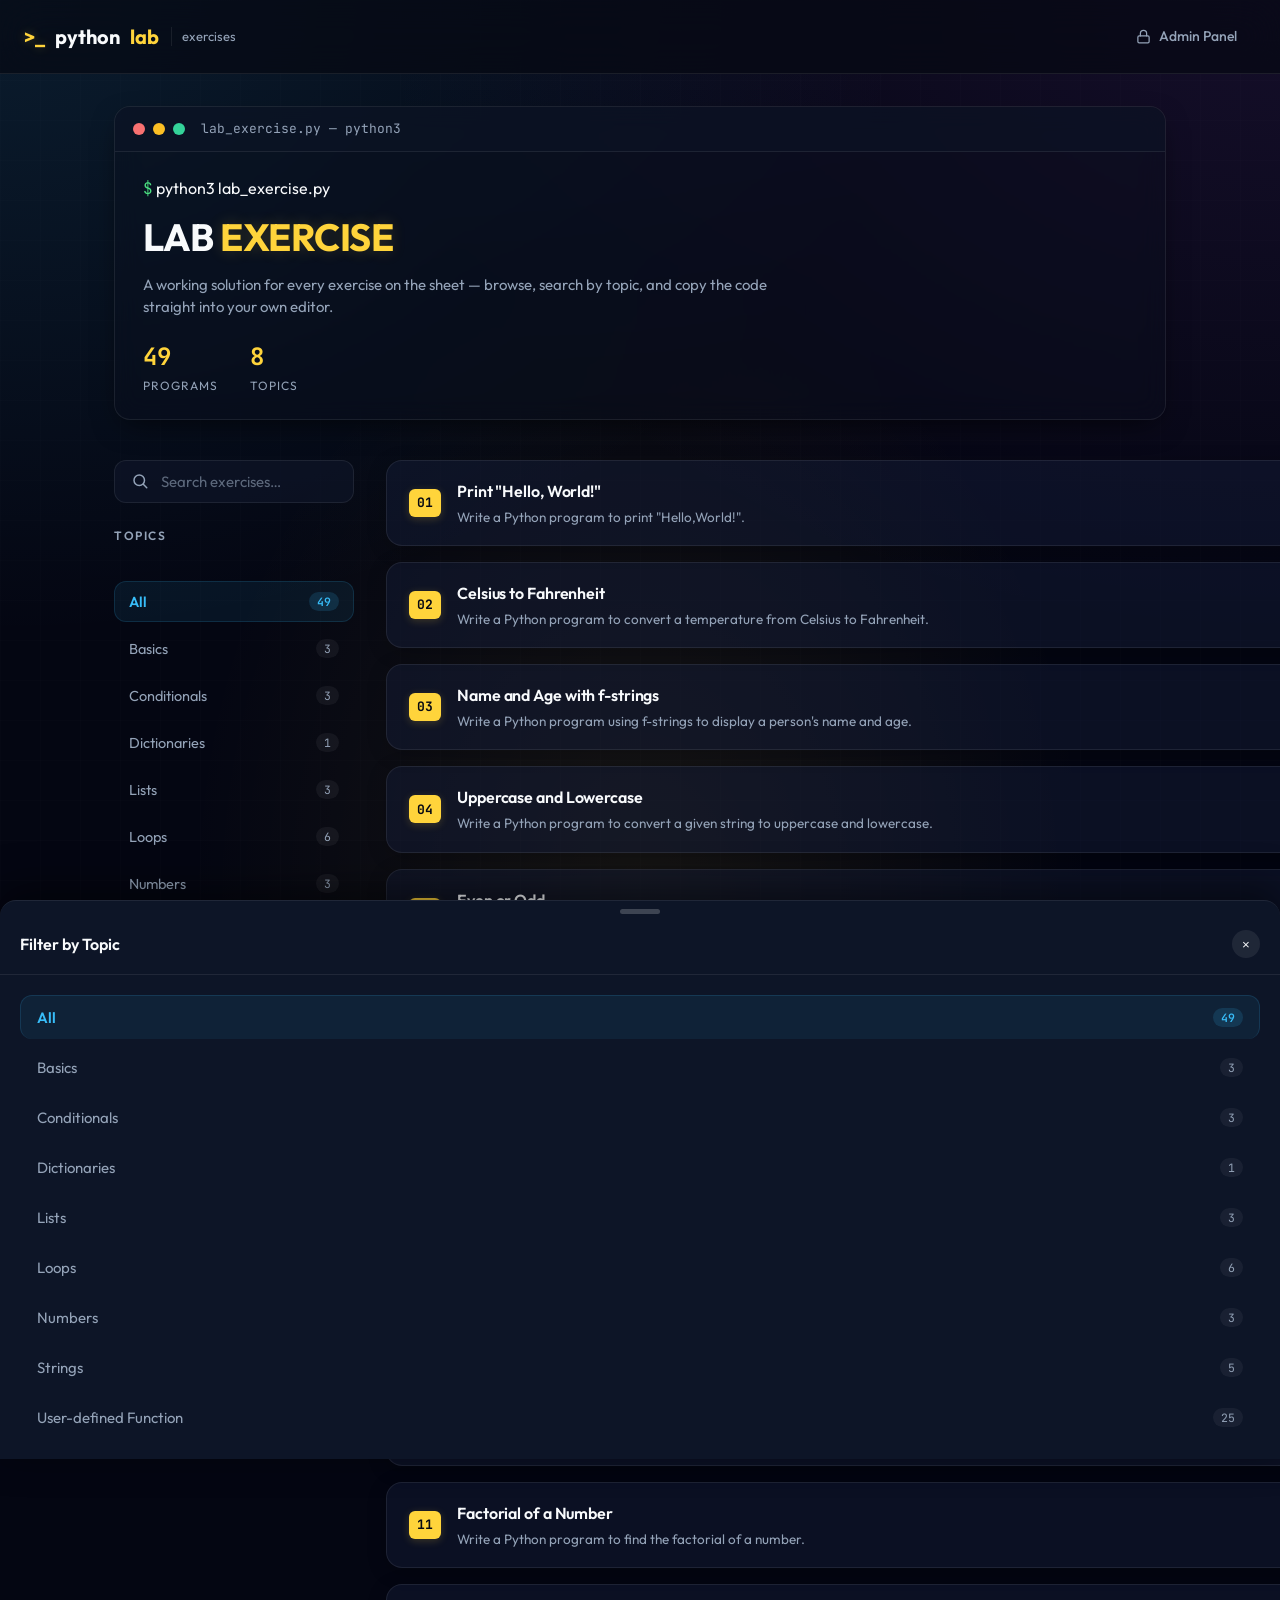
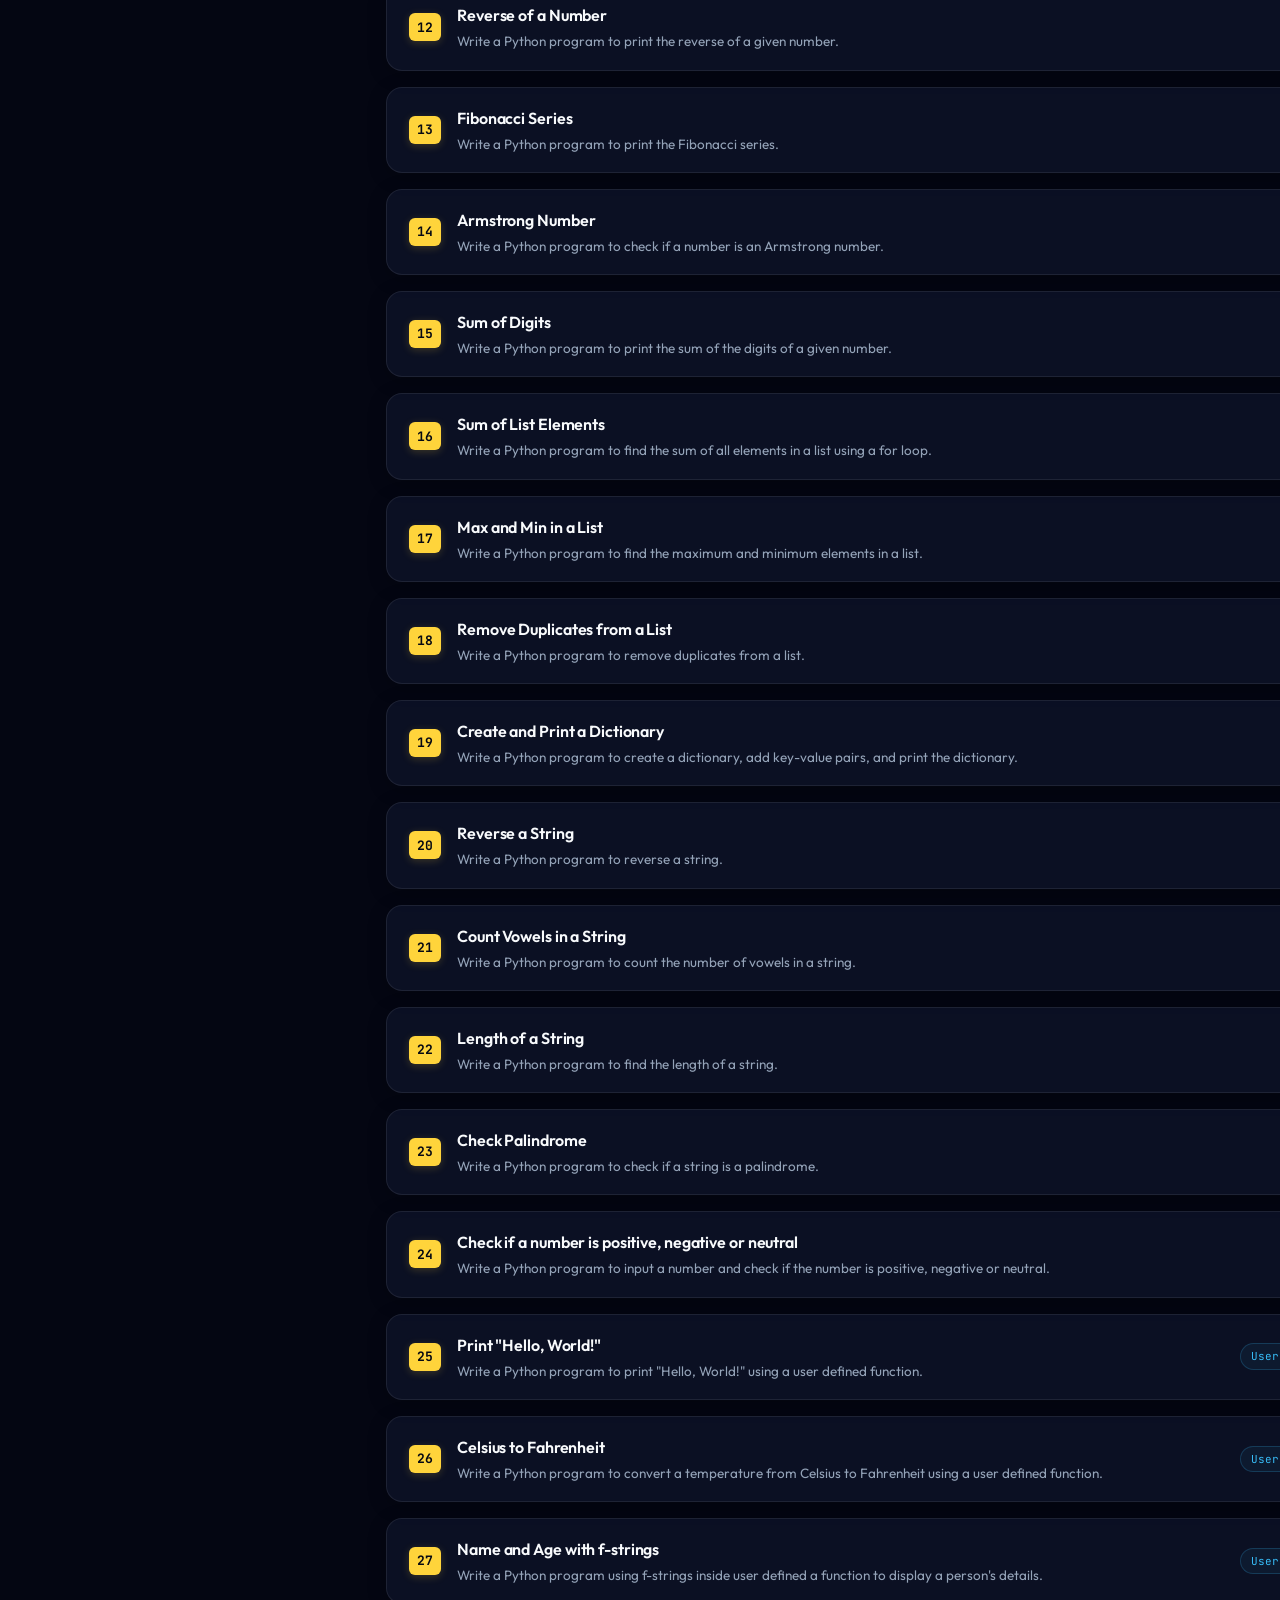
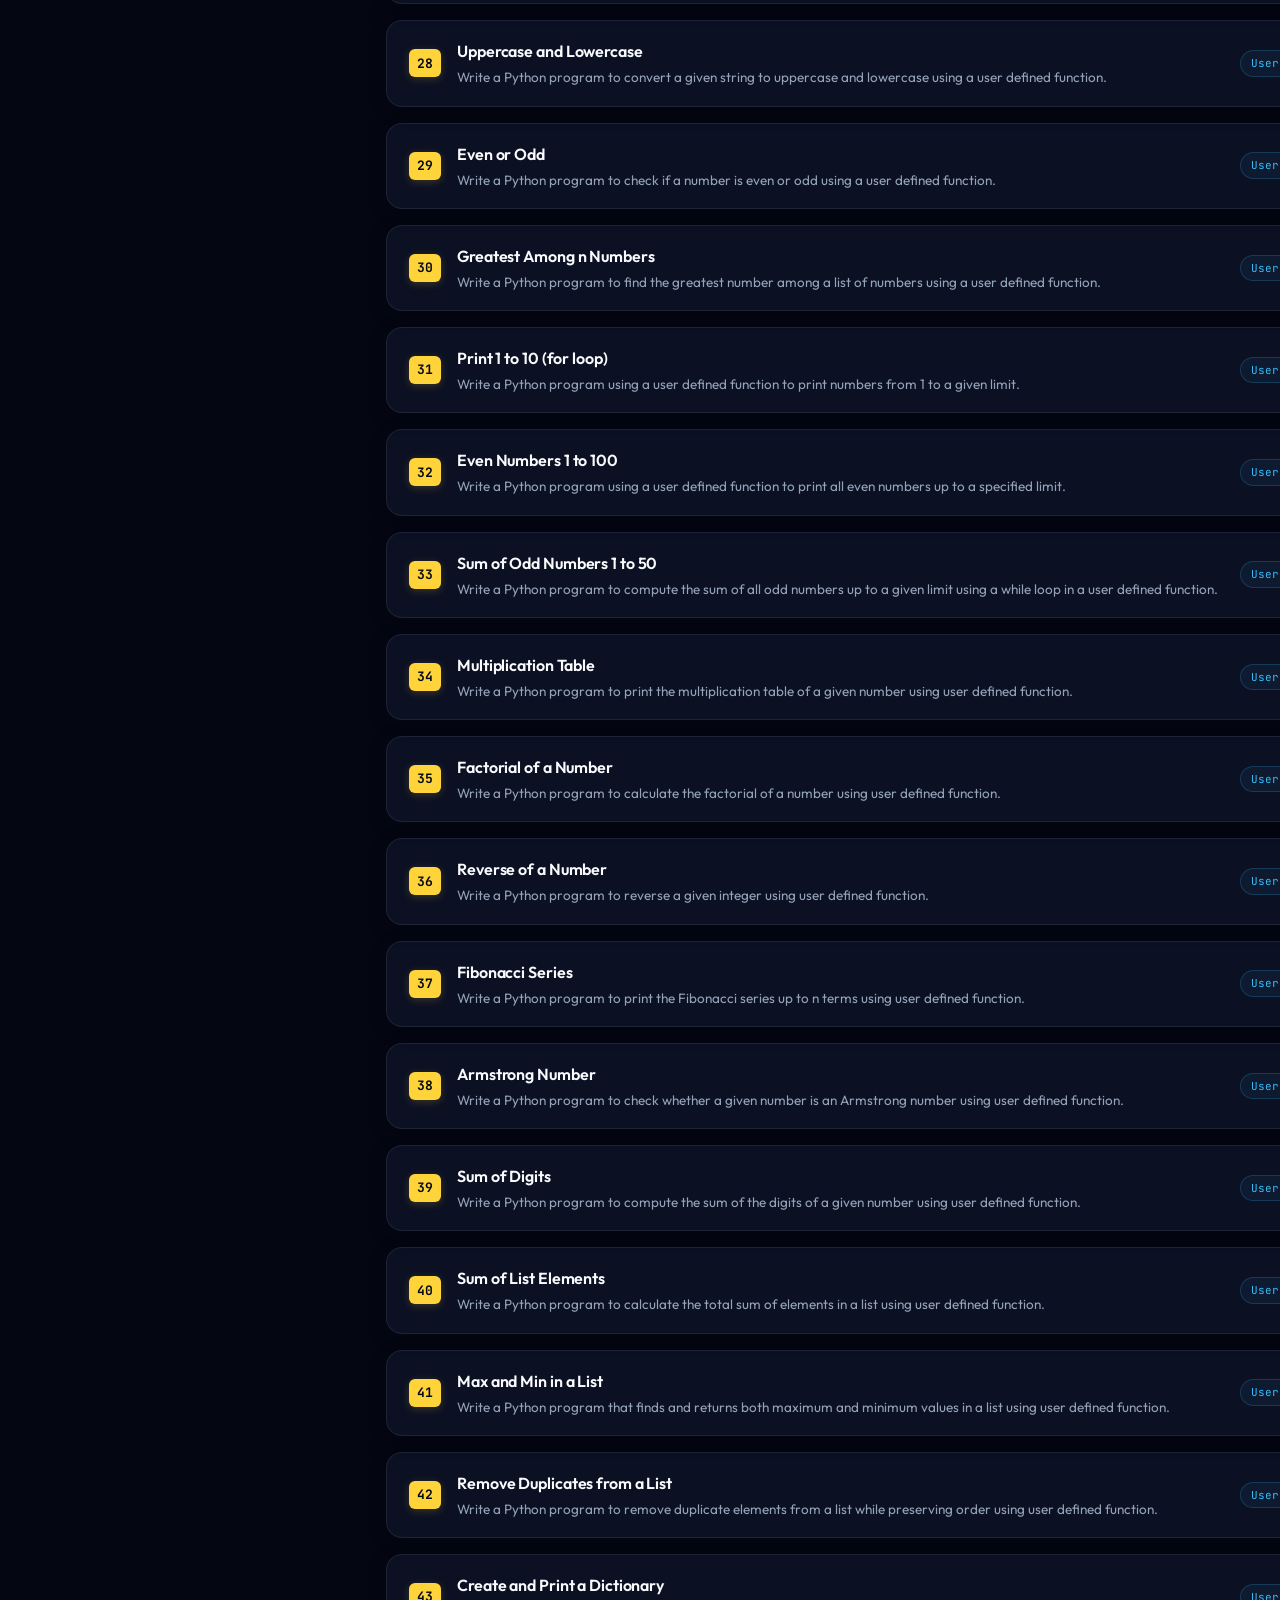
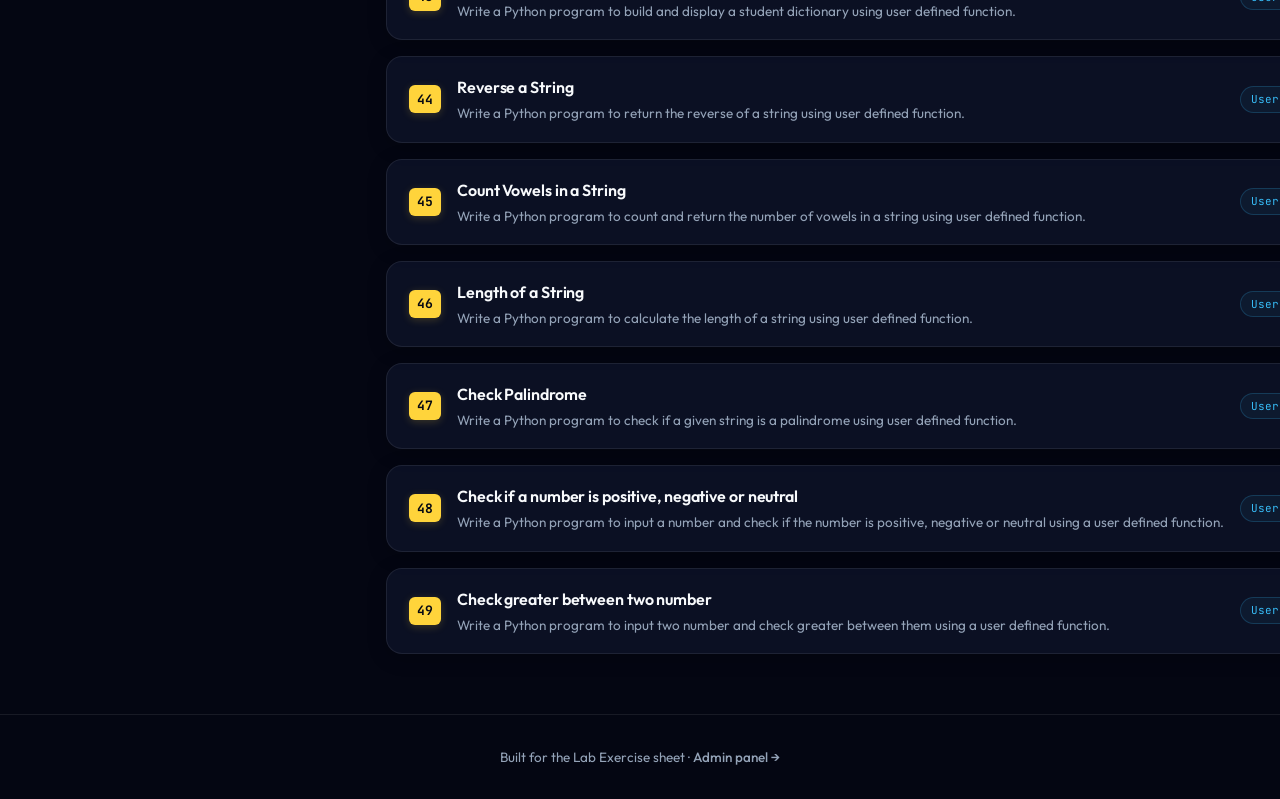
<file: index.html>
<!DOCTYPE html>
<html lang="en">
<head>
<meta charset="UTF-8">
<meta name="viewport" content="width=device-width, initial-scale=1.0, viewport-fit=cover">
<title>Python Lab Exercises</title>
<meta name="description" content="A collection of Python lab exercises with runnable solutions.">
<link rel="preconnect" href="https://fonts.googleapis.com">
<link rel="preconnect" href="https://fonts.gstatic.com" crossorigin>
<link href="https://fonts.googleapis.com/css2?family=Outfit:wght@400;500;600;700&family=Inter:wght@400;500;600;700&family=JetBrains+Mono:wght@400;500;700&display=swap" rel="stylesheet">
<link rel="stylesheet" href="style.css?v=2">
</head>
<body>

<header class="topbar">
  <a class="brand" href="index.html"><span class="dot">&gt;_</span> python<span style="color:var(--accent)">lab</span><span class="brand-sub">exercises</span></a>
  <div class="topbar-links">
    <a class="btn btn-ghost" href="admin.html">
      <svg width="15" height="15" viewBox="0 0 24 24" fill="none" stroke="currentColor" stroke-width="2" stroke-linecap="round" stroke-linejoin="round">
        <rect x="3" y="11" width="18" height="11" rx="2" ry="2"></rect>
        <path d="M7 11V7a5 5 0 0 1 10 0v4"></path>
      </svg>
      Admin Panel
    </a>
  </div>
</header>

<section class="hero">
  <div class="terminal">
    <div class="terminal-bar">
      <span class="tdot red"></span><span class="tdot yellow"></span><span class="tdot green"></span>
      <span class="terminal-path">lab_exercise.py — python3</span>
    </div>
    <div class="terminal-body">
      <div><span class="prompt">$</span> python3 lab_exercise.py</div>
      <h1>LAB <span class="py">EXERCISE</span></h1>
      <p class="lead">A working solution for every exercise on the sheet — browse, search by topic, and copy the code straight into your own editor.</p>
      <div class="stats-row">
        <div class="stat"><span class="num" id="statTotal">0</span><span class="label">Programs</span></div>
        <div class="stat"><span class="num" id="statCats">0</span><span class="label">Topics</span></div>
      </div>
    </div>
  </div>
</section>

<main class="layout">
  <aside class="sidebar">
    <div class="search-box">
      <svg width="18" height="18" viewBox="0 0 24 24" fill="none" stroke="currentColor" stroke-width="2" stroke-linecap="round" stroke-linejoin="round"><circle cx="11" cy="11" r="7"/><path d="M21 21l-4.3-4.3"/></svg>
      <input id="searchInput" type="text" placeholder="Search exercises…">
      <button id="clearSearchBtn" class="clear-btn" style="display:none;" aria-label="Clear search">×</button>
    </div>
    <div class="filter-title">Topics</div>
    <ul class="filter-list" id="filterList"></ul>
  </aside>

  <section class="programs" id="programList"></section>
</main>

<footer>
  Built for the Lab Exercise sheet · <a class="admin-link" href="admin.html">Admin panel →</a>
</footer>

<!-- Bottom Navigation Bar for Mobile -->
<nav class="bottom-nav">
  <button class="bottom-nav-item active" id="navHomeBtn">
    <svg viewBox="0 0 24 24" fill="none" stroke="currentColor" stroke-width="2" stroke-linecap="round" stroke-linejoin="round">
      <polyline points="4 17 10 11 4 5"></polyline>
      <line x1="12" y1="19" x2="20" y2="19"></line>
    </svg>
    <span>Exercises</span>
  </button>
  <button class="bottom-nav-item" id="navTopicsBtn">
    <svg viewBox="0 0 24 24" fill="none" stroke="currentColor" stroke-width="2" stroke-linecap="round" stroke-linejoin="round">
      <rect x="3" y="3" width="7" height="7"></rect>
      <rect x="14" y="3" width="7" height="7"></rect>
      <rect x="14" y="14" width="7" height="7"></rect>
      <rect x="3" y="14" width="7" height="7"></rect>
    </svg>
    <span>Topics</span>
  </button>
  <a class="bottom-nav-item" href="admin.html">
    <svg viewBox="0 0 24 24" fill="none" stroke="currentColor" stroke-width="2" stroke-linecap="round" stroke-linejoin="round">
      <rect x="3" y="11" width="18" height="11" rx="2" ry="2"></rect>
      <path d="M7 11V7a5 5 0 0 1 10 0v4"></path>
    </svg>
    <span>Admin</span>
  </a>
</nav>

<!-- Topics Bottom Sheet Modal for Mobile -->
<div class="bottom-sheet-overlay" id="topicsSheetOverlay"></div>
<div class="bottom-sheet" id="topicsSheet">
  <div class="bottom-sheet-drag-handle"></div>
  <div class="bottom-sheet-header">
    <span class="bottom-sheet-title">Filter by Topic</span>
    <button class="bottom-sheet-close" id="closeTopicsBtn" aria-label="Close">×</button>
  </div>
  <div class="bottom-sheet-body">
    <ul class="filter-list" id="filterListMobile"></ul>
  </div>
</div>

<script src="data.js?v=2"></script>
<script src="common.js?v=2"></script>
<script src="script.js?v=2"></script>
</body>
</html>
</file>
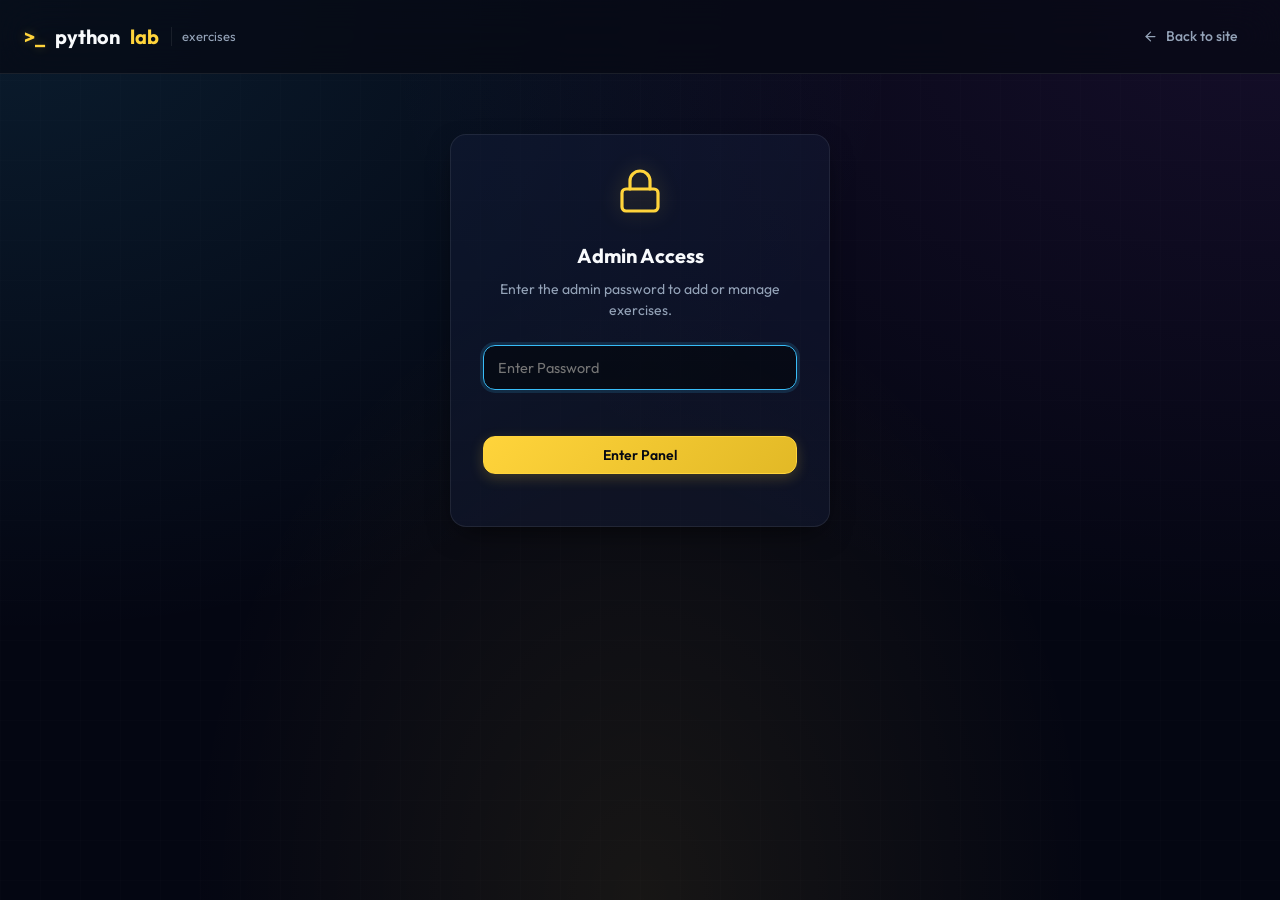
<file: admin.html>
<!DOCTYPE html>
<html lang="en">
<head>
<meta charset="UTF-8">
<meta name="viewport" content="width=device-width, initial-scale=1.0, viewport-fit=cover">
<title>Admin · Python Lab Exercises</title>
<link rel="preconnect" href="https://fonts.googleapis.com">
<link rel="preconnect" href="https://fonts.gstatic.com" crossorigin>
<link href="https://fonts.googleapis.com/css2?family=Outfit:wght@400;500;600;700&family=Inter:wght@400;500;600;700&family=JetBrains+Mono:wght@400;500;700&display=swap" rel="stylesheet">
<link rel="stylesheet" href="style.css?v=2">
</head>
<body>

<header class="topbar">
  <a class="brand" href="index.html"><span class="dot">&gt;_</span> python<span style="color:var(--accent)">lab</span><span class="brand-sub">exercises</span></a>
  <div class="topbar-links">
    <a class="btn btn-ghost" href="index.html">
      <svg width="15" height="15" viewBox="0 0 24 24" fill="none" stroke="currentColor" stroke-width="2" stroke-linecap="round" stroke-linejoin="round">
        <line x1="19" y1="12" x2="5" y2="12"></line>
        <polyline points="12 19 5 12 12 5"></polyline>
      </svg>
      Back to site
    </a>
    <button class="btn btn-ghost" id="logoutBtn" style="display:none">Log out</button>
  </div>
</header>

<!-- LOGIN -->
<div id="loginView" class="login-box" style="display:none">
  <svg class="lock" viewBox="0 0 24 24" fill="none" stroke="currentColor" stroke-width="1.6" stroke-linecap="round" stroke-linejoin="round">
    <rect x="3" y="11" width="18" height="11" rx="2" ry="2"></rect>
    <path d="M7 11V7a5 5 0 0 1 10 0v4"></path>
  </svg>
  <h1>Admin Access</h1>
  <p>Enter the admin password to add or manage exercises.</p>
  <form id="loginForm" class="field">
    <input type="password" id="passwordInput" placeholder="Enter Password" autofocus>
    <div class="login-error" id="loginError"></div>
    <button class="btn btn-primary" style="width:100%; justify-content:center; margin-top:16px;" type="submit">Enter Panel</button>
  </form>
</div>

<!-- PANEL -->
<div id="panelView" class="admin-wrap" style="display:none">
  <div class="admin-header">
    <h1>Manage Exercises</h1>
    <p><span id="countBuiltin">0</span> built-in · <span id="countCustom">0</span> added by you</p>
  </div>

  <div class="panel">
    <h2 id="formTitle">Add a new program</h2>
    <form id="programForm">
      <div class="field">
        <label for="fTitle">Title</label>
        <input type="text" id="fTitle" placeholder="e.g. Check if a number is prime" required>
      </div>
      <div class="field">
        <label for="fDesc">Exercise description</label>
        <input type="text" id="fDesc" placeholder="e.g. Write a Python program to check if a number is prime." required>
      </div>
      <div class="field">
        <label for="fCategory">Topic</label>
        <select id="fCategory"></select>
        <div id="newCategoryWrap" style="display:none; margin-top:8px;">
          <input type="text" id="fNewCategory" placeholder="New topic name">
        </div>
      </div>
      <div class="field">
        <label for="fCode">Solution code</label>
        <textarea id="fCode" placeholder="print(&quot;Hello, World!&quot;)" required spellcheck="false"></textarea>
        <div class="field-hint">Paste the full Python solution exactly as it should appear on the site.</div>
      </div>
      <div style="display:flex; gap:10px;">
        <button class="btn btn-primary" id="submitBtn" type="submit">Add program</button>
        <button class="btn btn-ghost" id="cancelEdit" type="button" style="display:none">Cancel</button>
      </div>
    </form>
  </div>

  <div class="panel">
    <h2>All exercises</h2>
    <div class="admin-list" id="adminList"></div>
  </div>

  <div class="panel">
    <h2>Make additions permanent</h2>
    <p class="field-hint">Programs you add are saved only in this browser's local storage. To publish them to the live site for everyone, export them and add the contents into <code>DEFAULT_PROGRAMS</code> in <code>data.js</code>, then redeploy.</p>
    <div style="display:flex; gap:10px; margin-top:16px; flex-wrap: wrap;">
      <button class="btn" id="exportBtn" type="button">Export added programs (.json)</button>
      <label class="btn" style="cursor:pointer;">
        Import .json
        <input type="file" id="importInput" accept="application/json" style="display:none">
      </label>
    </div>
    <div class="helper-note">Importing merges programs from a file into this browser's saved list — handy for moving your work to another computer.</div>
  </div>
</div>

<!-- Bottom Navigation Bar for Mobile -->
<nav class="bottom-nav">
  <a class="bottom-nav-item" href="index.html">
    <svg viewBox="0 0 24 24" fill="none" stroke="currentColor" stroke-width="2" stroke-linecap="round" stroke-linejoin="round">
      <polyline points="4 17 10 11 4 5"></polyline>
      <line x1="12" y1="19" x2="20" y2="19"></line>
    </svg>
    <span>Exercises</span>
  </a>
  <a class="bottom-nav-item" href="index.html?openTopics=true">
    <svg viewBox="0 0 24 24" fill="none" stroke="currentColor" stroke-width="2" stroke-linecap="round" stroke-linejoin="round">
      <rect x="3" y="3" width="7" height="7"></rect>
      <rect x="14" y="3" width="7" height="7"></rect>
      <rect x="14" y="14" width="7" height="7"></rect>
      <rect x="3" y="14" width="7" height="7"></rect>
    </svg>
    <span>Topics</span>
  </a>
  <button class="bottom-nav-item active" onclick="location.reload()">
    <svg viewBox="0 0 24 24" fill="none" stroke="currentColor" stroke-width="2" stroke-linecap="round" stroke-linejoin="round">
      <rect x="3" y="11" width="18" height="11" rx="2" ry="2"></rect>
      <path d="M7 11V7a5 5 0 0 1 10 0v4"></path>
    </svg>
    <span>Admin</span>
  </button>
</nav>

<script src="data.js?v=2"></script>
<script src="common.js?v=2"></script>
<script src="admin.js?v=2"></script>
</body>
</html>
</file>
<file: style.css>
/* ===========================================================
   Python Lab Exercises — Redesigned Premium Stylesheet
   Modern, Mobile-First App Aesthetic with Neon Glassmorphism
   =========================================================== */

@import url('https://fonts.googleapis.com/css2?family=Outfit:wght@300;400;500;600;700&family=Inter:wght@300;400;500;600;700&family=JetBrains+Mono:wght@400;500;700&display=swap');

:root {
  --bg: #060913;
  --surface: rgba(15, 22, 42, 0.55);
  --surface-solid: #0d1527;
  --surface-card: rgba(20, 30, 58, 0.45);
  --surface-hover: rgba(30, 45, 85, 0.65);
  --surface-active: rgba(40, 60, 110, 0.85);
  --border: rgba(255, 255, 255, 0.08);
  --border-glow: rgba(255, 212, 59, 0.3);
  --border-focus: rgba(56, 189, 248, 0.6);
  --text: #f8fafc;
  --muted: #94a3b8;
  
  /* Brand colors */
  --accent: #FFD43B;     /* Python yellow */
  --accent-glow: rgba(255, 212, 59, 0.3);
  --blue: #38bdf8;       /* Python blue */
  --blue-glow: rgba(56, 189, 248, 0.25);
  --green: #4ade80;
  --red: #f87171;
  
  /* Fonts & Shadows */
  --font-mono: 'JetBrains Mono', monospace;
  --font-sans: 'Outfit', 'Inter', system-ui, -apple-system, sans-serif;
  --radius-lg: 16px;
  --radius-md: 12px;
  --radius-sm: 8px;
  --shadow-lg: 0 10px 30px -10px rgba(0, 0, 0, 0.7);
  --shadow-glow: 0 0 20px rgba(255, 212, 59, 0.15);
  
  --transition: all 0.25s cubic-bezier(0.4, 0, 0.2, 1);
}

* {
  box-sizing: border-box;
  margin: 0;
  padding: 0;
  -webkit-tap-highlight-color: transparent;
}

@media (prefers-reduced-motion: reduce) {
  *, *::before, *::after {
    animation-duration: 0.01ms !important;
    animation-iteration-count: 1 !important;
    transition-duration: 0.01ms !important;
    scroll-behavior: auto !important;
  }
}

html {
  scroll-behavior: smooth;
  height: 100%;
}

body {
  background-color: #040612;
  background-image: 
    radial-gradient(at 0% 0%, rgba(56, 189, 248, 0.12) 0px, transparent 50%),
    radial-gradient(at 100% 0%, rgba(168, 85, 247, 0.1) 0px, transparent 50%),
    radial-gradient(at 50% 100%, rgba(255, 212, 59, 0.08) 0px, transparent 50%),
    linear-gradient(rgba(255, 255, 255, 0.007) 1px, transparent 1px),
    linear-gradient(90deg, rgba(255, 255, 255, 0.007) 1px, transparent 1px);
  background-size: 100% 100%, 100% 100%, 100% 100%, 40px 40px, 40px 40px;
  background-attachment: fixed;
  color: var(--text);
  font-family: var(--font-sans);
  line-height: 1.5;
  min-height: 100%;
  display: flex;
  flex-direction: column;
  overflow-x: hidden;
  padding-bottom: calc(76px + env(safe-area-inset-bottom)); /* Space for bottom nav on mobile */
}

@media (min-width: 768px) {
  body {
    padding-bottom: 0;
  }
}

a {
  color: inherit;
  text-decoration: none;
  transition: var(--transition);
}

/* Custom Scrollbar */
::-webkit-scrollbar {
  width: 8px;
  height: 8px;
}
::-webkit-scrollbar-track {
  background: rgba(0, 0, 0, 0.2);
}
::-webkit-scrollbar-thumb {
  background: rgba(255, 255, 255, 0.1);
  border-radius: 10px;
}
::-webkit-scrollbar-thumb:hover {
  background: rgba(255, 255, 255, 0.2);
}

/* Utilities */
.btn {
  font-family: var(--font-sans);
  font-size: 14px;
  font-weight: 500;
  padding: 9px 18px;
  border-radius: var(--radius-md);
  border: 1px solid var(--border);
  background: rgba(255, 255, 255, 0.03);
  color: var(--text);
  cursor: pointer;
  display: inline-flex;
  align-items: center;
  gap: 8px;
  transition: var(--transition);
  user-select: none;
}
.btn:hover {
  background: rgba(255, 255, 255, 0.08);
  border-color: rgba(255, 255, 255, 0.2);
  transform: translateY(-1px);
}
.btn:active {
  transform: translateY(1px);
}

.btn-primary {
  background: linear-gradient(135deg, var(--accent) 0%, #e2b926 100%);
  color: #060913;
  border-color: var(--accent);
  font-weight: 600;
  box-shadow: 0 4px 14px rgba(255, 212, 59, 0.2);
}
.btn-primary:hover {
  background: linear-gradient(135deg, #ffd752 0%, #cfab24 100%);
  border-color: #ffd752;
  box-shadow: 0 6px 20px rgba(255, 212, 59, 0.35);
}

.btn-danger {
  color: var(--red);
  border-color: rgba(248, 113, 113, 0.2);
}
.btn-danger:hover {
  background: rgba(248, 113, 113, 0.1);
  border-color: var(--red);
}

.btn-ghost {
  background: transparent;
  border-color: transparent;
  color: var(--muted);
}
.btn-ghost:hover {
  color: var(--text);
  background: rgba(255, 255, 255, 0.05);
}

.btn-sm {
  padding: 6px 12px;
  font-size: 13px;
  border-radius: var(--radius-sm);
}

/* ---------- Header & Brand ---------- */
.topbar {
  position: sticky;
  top: 0;
  z-index: 40;
  display: flex;
  align-items: center;
  justify-content: space-between;
  padding: 16px 24px;
  background: rgba(6, 9, 19, 0.7);
  backdrop-filter: blur(20px);
  -webkit-backdrop-filter: blur(20px);
  border-bottom: 1px solid var(--border);
}

.brand {
  display: flex;
  align-items: center;
  gap: 10px;
  font-weight: 700;
  font-size: 20px;
  color: var(--text);
}
.brand .dot {
  color: var(--accent);
  text-shadow: 0 0 10px var(--accent-glow);
}
.brand-sub {
  color: var(--muted);
  font-weight: 400;
  font-size: 13px;
  border-left: 1px solid var(--border);
  padding-left: 10px;
  margin-left: 2px;
}

.topbar-links {
  display: flex;
  align-items: center;
  gap: 12px;
}

@media (max-width: 767px) {
  .topbar-links {
    display: none; /* Hidden on mobile in favor of bottom nav */
  }
}

/* ---------- Hero (Compact & Sleek) ---------- */
.hero {
  padding: 32px 24px 20px;
  max-width: 1100px;
  margin: 0 auto;
  width: 100%;
}

.terminal {
  background: rgba(10, 15, 30, 0.4);
  border: 1px solid var(--border);
  border-radius: var(--radius-lg);
  overflow: hidden;
  box-shadow: var(--shadow-lg);
  backdrop-filter: blur(12px);
  -webkit-backdrop-filter: blur(12px);
}

.terminal-bar {
  display: flex;
  align-items: center;
  gap: 8px;
  padding: 12px 18px;
  background: rgba(13, 21, 39, 0.5);
  border-bottom: 1px solid var(--border);
}

.tdot {
  width: 12px;
  height: 12px;
  border-radius: 50%;
}
.tdot.red { background: #f87171; }
.tdot.yellow { background: #fbbf24; }
.tdot.green { background: #34d399; }

.terminal-path {
  margin-left: 8px;
  font-family: var(--font-mono);
  font-size: 13px;
  color: var(--muted);
}

.terminal-body {
  padding: 24px 28px;
}
.terminal-body .prompt {
  color: var(--green);
  font-family: var(--font-mono);
}
.terminal-body h1 {
  font-size: clamp(26px, 4.5vw, 38px);
  font-weight: 700;
  margin: 8px 0;
  letter-spacing: -0.5px;
}
.terminal-body h1 .py {
  color: var(--accent);
  text-shadow: 0 0 15px rgba(255, 212, 59, 0.2);
}
.terminal-body p.lead {
  color: var(--muted);
  font-size: 15px;
  max-width: 65ch;
  margin-bottom: 20px;
}

.stats-row {
  display: flex;
  gap: 32px;
  margin-top: 16px;
}
.stat {
  display: flex;
  flex-direction: column;
  gap: 2px;
}
.stat .num {
  color: var(--accent);
  font-family: var(--font-mono);
  font-size: 24px;
  font-weight: 700;
}
.stat .label {
  color: var(--muted);
  font-size: 12px;
  text-transform: uppercase;
  letter-spacing: 1px;
}

@media (max-width: 767px) {
  .hero {
    padding: 16px 16px 10px;
  }
  .terminal-body {
    padding: 18px 20px;
  }
  .terminal-body h1 {
    font-size: 24px;
  }
  .terminal-body p.lead {
    font-size: 13.5px;
  }
}

/* ---------- Main Layout ---------- */
.layout {
  max-width: 1100px;
  margin: 0 auto;
  padding: 20px 24px 60px;
  width: 100%;
  display: grid;
  grid-template-columns: 240px 1fr;
  gap: 32px;
  flex-grow: 1;
}

/* Desktop Sidebar */
.sidebar {
  align-self: start;
  position: sticky;
  top: 100px;
  display: flex;
  flex-direction: column;
  gap: 24px;
}

.desktop-search-container {
  display: block;
}

/* Modern Search Box */
.search-box {
  display: flex;
  align-items: center;
  gap: 12px;
  background: rgba(15, 23, 42, 0.6);
  border: 1px solid var(--border);
  border-radius: var(--radius-md);
  padding: 11px 16px;
  position: relative;
  transition: var(--transition);
}
.search-box:focus-within {
  border-color: var(--blue);
  box-shadow: 0 0 0 3px rgba(56, 189, 248, 0.15);
  background: rgba(15, 23, 42, 0.85);
}
.search-box svg {
  color: var(--muted);
  flex-shrink: 0;
  transition: var(--transition);
}
.search-box:focus-within svg {
  color: var(--blue);
}
.search-box input {
  background: transparent;
  border: none;
  color: var(--text);
  font-family: var(--font-sans);
  font-size: 15px;
  width: 100%;
  padding-right: 24px;
}
.search-box input:focus {
  outline: none;
}
.search-box input::placeholder {
  color: rgba(148, 163, 184, 0.6);
}

.clear-btn {
  background: rgba(255, 255, 255, 0.08);
  border: none;
  color: var(--muted);
  font-size: 16px;
  cursor: pointer;
  width: 20px;
  height: 20px;
  border-radius: 50%;
  display: inline-flex;
  align-items: center;
  justify-content: center;
  position: absolute;
  right: 12px;
  top: 50%;
  transform: translateY(-50%);
  transition: var(--transition);
}
.clear-btn:hover {
  color: var(--text);
  background: rgba(255, 255, 255, 0.2);
}

.filter-title {
  font-size: 12px;
  text-transform: uppercase;
  letter-spacing: 1.5px;
  color: var(--muted);
  font-weight: 600;
  margin-bottom: 12px;
}

.filter-list {
  list-style: none;
  display: flex;
  flex-direction: column;
  gap: 6px;
}
.filter-list button {
  width: 100%;
  text-align: left;
  background: transparent;
  border: 1px solid transparent;
  color: var(--muted);
  font-family: var(--font-sans);
  font-size: 14.5px;
  padding: 10px 14px;
  border-radius: var(--radius-md);
  cursor: pointer;
  display: flex;
  justify-content: space-between;
  align-items: center;
  transition: var(--transition);
}
.filter-list button:hover {
  background: rgba(255, 255, 255, 0.04);
  color: var(--text);
}
.filter-list button.active {
  background: rgba(56, 189, 248, 0.08);
  border-color: rgba(56, 189, 248, 0.15);
  color: var(--blue);
  font-weight: 600;
}
.filter-list button .count {
  background: rgba(255, 255, 255, 0.05);
  color: var(--muted);
  font-size: 11.5px;
  padding: 2px 8px;
  border-radius: 20px;
  font-family: var(--font-mono);
  transition: var(--transition);
}
.filter-list button.active .count {
  background: rgba(56, 189, 248, 0.15);
  color: var(--blue);
}

/* Tablet layout — keep the sidebar but give it less room */
@media (min-width: 768px) and (max-width: 1024px) {
  .layout {
    grid-template-columns: 200px 1fr;
    gap: 20px;
    padding: 20px 20px 60px;
  }
}

/* Mobile responsive layout */
@media (max-width: 767px) {
  .layout {
    grid-template-columns: 1fr;
    padding: 12px 16px 40px;
    gap: 16px;
  }
  .sidebar {
    display: none; /* Hide desktop sidebar */
  }
}

/* Small phones — tighten up header, hero and card copy further */
@media (max-width: 380px) {
  .topbar {
    padding: 12px 14px;
  }
  .brand {
    font-size: 17px;
    gap: 8px;
  }
  .brand-sub {
    font-size: 11px;
    padding-left: 8px;
  }
  .hero {
    padding: 12px 12px 8px;
  }
  .terminal-body {
    padding: 14px 16px;
  }
  .terminal-body h1 {
    font-size: 21px;
  }
  .stats-row {
    gap: 20px;
  }
  .card-tag {
    margin-left: 0;
  }
}

/* ---------- Exercises Cards List ---------- */
.programs {
  display: flex;
  flex-direction: column;
  gap: 16px;
}

.empty-state {
  border: 1px dashed var(--border);
  border-radius: var(--radius-lg);
  padding: 48px 24px;
  text-align: center;
  color: var(--muted);
  background: rgba(255, 255, 255, 0.01);
}

.card {
  background: var(--surface-card);
  border: 1px solid var(--border);
  border-radius: var(--radius-lg);
  overflow: hidden;
  transition: var(--transition);
  box-shadow: 0 4px 20px rgba(0, 0, 0, 0.2);
}
.card:hover {
  border-color: rgba(56, 189, 248, 0.35);
  box-shadow: 0 8px 30px rgba(0, 0, 0, 0.35);
  transform: translateY(-2px);
}

.card-head {
  display: flex;
  align-items: center;
  gap: 16px;
  padding: 18px 22px;
  cursor: pointer;
  user-select: none;
  transition: var(--transition);
}
.card-head:hover {
  background: rgba(255, 255, 255, 0.01);
}

.card-num {
  font-family: var(--font-mono);
  font-size: 13px;
  color: #060913;
  background: var(--accent);
  min-width: 32px;
  height: 28px;
  display: flex;
  align-items: center;
  justify-content: center;
  border-radius: 6px;
  font-weight: 700;
  flex-shrink: 0;
  box-shadow: 0 2px 8px rgba(255, 212, 59, 0.2);
}

.card-titles {
  flex: 1;
  min-width: 0;
}
.card-title {
  font-weight: 600;
  font-size: 16px;
  color: var(--text);
  letter-spacing: -0.1px;
  overflow-wrap: break-word;
}
.card-desc {
  font-size: 13.5px;
  color: var(--muted);
  margin-top: 4px;
  overflow: hidden;
  text-overflow: ellipsis;
  white-space: nowrap;
}
.card.open .card-desc {
  white-space: normal;
  text-overflow: clip;
}

.card-tag {
  font-family: var(--font-mono);
  font-size: 11px;
  color: var(--blue);
  background: rgba(56, 189, 248, 0.06);
  border: 1px solid rgba(56, 189, 248, 0.2);
  padding: 4px 10px;
  border-radius: 20px;
  white-space: nowrap;
  flex-shrink: 0;
}

.chevron {
  color: var(--muted);
  transition: var(--transition);
  flex-shrink: 0;
}
.card.open .chevron {
  transform: rotate(90deg);
  color: var(--blue);
}

.card-body {
  display: none;
  border-top: 1px solid var(--border);
  background: rgba(3, 5, 10, 0.4);
}
.card.open .card-body {
  display: block;
  animation: slideDown 0.25s ease-out;
}

@keyframes slideDown {
  from { opacity: 0; transform: translateY(-8px); }
  to { opacity: 1; transform: translateY(0); }
}

/* Mobile card tweaks */
@media (max-width: 640px) {
  .card-head {
    padding: 14px 16px;
    gap: 12px;
    flex-wrap: wrap;
  }
  .card-num {
    min-width: 28px;
    height: 24px;
    font-size: 11.5px;
  }
  .card-title {
    font-size: 14.5px;
  }
  .card-desc {
    font-size: 12.5px;
    margin-top: 2px;
  }
  .card-titles {
    order: 2;
    flex: 1 1 180px;
  }
  .chevron {
    order: 3;
  }
  .card-tag {
    order: 4;
    margin-left: 40px;
    font-size: 10px;
    padding: 2px 8px;
  }
}

/* ---------- Code Window & Editor styling ---------- */
.code-window {
  margin: 20px;
  background: #040711;
  border: 1px solid var(--border);
  border-radius: var(--radius-md);
  overflow: hidden;
  box-shadow: var(--shadow-lg);
}

.code-window-bar {
  display: flex;
  align-items: center;
  justify-content: space-between;
  padding: 10px 16px;
  background: rgba(13, 21, 39, 0.8);
  border-bottom: 1px solid var(--border);
}

.code-window-name {
  font-family: var(--font-mono);
  font-size: 12.5px;
  color: var(--muted);
  display: flex;
  align-items: center;
  gap: 8px;
}
/* Tiny python circle indicator */
.code-window-name::before {
  content: "";
  display: inline-block;
  width: 8px;
  height: 8px;
  border-radius: 50%;
  background: var(--blue);
  box-shadow: 0 0 6px var(--blue-glow);
}

.copy-btn {
  font-family: var(--font-sans);
  font-size: 12px;
  font-weight: 500;
  color: var(--text);
  background: rgba(255, 255, 255, 0.05);
  border: 1px solid var(--border);
  padding: 4px 12px;
  border-radius: var(--radius-sm);
  cursor: pointer;
  transition: var(--transition);
}
.copy-btn:hover {
  background: rgba(56, 189, 248, 0.1);
  color: var(--blue);
  border-color: rgba(56, 189, 248, 0.35);
}

pre.code {
  margin: 0;
  padding: 16px 0; /* Horizontal padding goes to code-line */
  overflow-x: auto;
  -webkit-overflow-scrolling: touch;
  font-family: var(--font-mono);
  font-size: 13.5px;
  line-height: 1.6;
  color: #e2e8f0;
  counter-reset: line;
}

/* Custom Line Numbers */
.code-line {
  display: block;
  position: relative;
  padding-left: 56px;
  padding-right: 16px;
  min-height: 20px;
  white-space: pre;
}
.code-line::before {
  content: counter(line);
  counter-increment: line;
  position: absolute;
  left: 0;
  top: 0;
  width: 40px;
  text-align: right;
  color: rgba(148, 163, 184, 0.3);
  font-family: var(--font-mono);
  font-size: 11px;
  border-right: 1px solid rgba(255, 255, 255, 0.05);
  padding-right: 12px;
  user-select: none;
  -webkit-user-select: none;
}
.code-line:hover {
  background: rgba(255, 255, 255, 0.02);
}
.code-line:hover::before {
  color: var(--blue);
  border-right-color: var(--blue);
}

@media (max-width: 640px) {
  .code-window {
    margin: 12px 0;
    border-radius: 0;
    border-left: none;
    border-right: none;
  }
  pre.code {
    font-size: 12.5px;
  }
}

/* Python Syntax Highlighting (Dark Theme) */
.tok-kw { color: #f43f5e; font-weight: 500; }     /* red/rose keywords */
.tok-str { color: #38bdf8; }                      /* blue strings */
.tok-num { color: #f59e0b; }                      /* amber numbers */
.tok-com { color: #64748b; font-style: italic; }  /* slate comments */
.tok-bi { color: #a855f7; }                       /* purple builtins */

/* ---------- Footer ---------- */
footer {
  margin-top: auto;
  border-top: 1px solid var(--border);
  padding: 32px 24px;
  text-align: center;
  color: var(--muted);
  font-size: 13.5px;
  font-family: var(--font-sans);
}
footer a.admin-link {
  color: var(--muted);
  font-weight: 500;
}
footer a.admin-link:hover {
  color: var(--accent);
}

/* ===========================================================
   Mobile Bottom Navigation Layout
   =========================================================== */
.bottom-nav {
  display: flex;
  position: fixed;
  bottom: 0;
  left: 0;
  right: 0;
  height: calc(64px + env(safe-area-inset-bottom));
  background: rgba(8, 12, 26, 0.85);
  backdrop-filter: blur(20px);
  -webkit-backdrop-filter: blur(20px);
  border-top: 1px solid var(--border);
  z-index: 50;
  padding: 6px 12px calc(6px + env(safe-area-inset-bottom));
  justify-content: space-around;
  box-shadow: 0 -4px 20px rgba(0, 0, 0, 0.4);
}

.bottom-nav-item {
  display: flex;
  flex-direction: column;
  align-items: center;
  justify-content: center;
  color: var(--muted);
  background: transparent;
  border: none;
  cursor: pointer;
  gap: 4px;
  font-family: var(--font-sans);
  font-size: 11px;
  font-weight: 500;
  flex: 1;
  max-width: 90px;
  border-radius: var(--radius-md);
  transition: var(--transition);
}
.bottom-nav-item svg {
  width: 22px;
  height: 22px;
  stroke: currentColor;
  stroke-width: 2;
  transition: var(--transition);
}
.bottom-nav-item:hover {
  color: var(--text);
}
.bottom-nav-item.active {
  color: var(--accent);
}
.bottom-nav-item.active svg {
  transform: translateY(-2px);
  filter: drop-shadow(0 0 4px var(--accent-glow));
}

@media (min-width: 768px) {
  .bottom-nav {
    display: none; /* Hide bottom navigation on desktop */
  }
}

/* ---------- Mobile Bottom Sheet (Topics list) ---------- */
.bottom-sheet-overlay {
  position: fixed;
  top: 0;
  left: 0;
  right: 0;
  bottom: 0;
  background: rgba(0, 0, 0, 0.7);
  z-index: 99;
  backdrop-filter: blur(4px);
  -webkit-backdrop-filter: blur(4px);
  opacity: 0;
  pointer-events: none;
  transition: opacity 0.3s ease;
}
.bottom-sheet-overlay.active {
  opacity: 1;
  pointer-events: auto;
}

.bottom-sheet {
  position: fixed;
  left: 0;
  right: 0;
  bottom: 0;
  max-height: 80vh;
  background: var(--surface-solid);
  border-top: 1px solid var(--border);
  border-top-left-radius: var(--radius-lg);
  border-top-right-radius: var(--radius-lg);
  z-index: 100;
  transform: translateY(100%);
  transition: transform 0.35s cubic-bezier(0.32, 0.94, 0.6, 1);
  box-shadow: 0 -10px 40px rgba(0, 0, 0, 0.5);
  display: flex;
  flex-direction: column;
}
.bottom-sheet.active {
  transform: translateY(0);
}

.bottom-sheet-header {
  padding: 16px 20px;
  display: flex;
  align-items: center;
  justify-content: space-between;
  border-bottom: 1px solid var(--border);
  flex-shrink: 0;
}
.bottom-sheet-drag-handle {
  width: 40px;
  height: 5px;
  background: rgba(255, 255, 255, 0.2);
  border-radius: 10px;
  margin: 8px auto 0;
  flex-shrink: 0;
}
.bottom-sheet-title {
  font-size: 16px;
  font-weight: 600;
}
.bottom-sheet-close {
  background: rgba(255, 255, 255, 0.08);
  border: none;
  width: 28px;
  height: 28px;
  border-radius: 50%;
  cursor: pointer;
  color: var(--text);
  display: flex;
  align-items: center;
  justify-content: center;
}

.bottom-sheet-body {
  padding: 20px;
  overflow-y: auto;
  -webkit-overflow-scrolling: touch;
  overscroll-behavior: contain;
  flex-grow: 1;
}
.bottom-sheet-body .filter-list button {
  padding: 12px 16px;
  font-size: 15px;
  border-bottom: 1px solid rgba(255, 255, 255, 0.02);
  border-radius: 0;
}
.bottom-sheet-body .filter-list button:first-child {
  border-top-left-radius: var(--radius-md);
  border-top-right-radius: var(--radius-md);
}
.bottom-sheet-body .filter-list button:last-child {
  border-bottom-left-radius: var(--radius-md);
  border-bottom-right-radius: var(--radius-md);
  border-bottom: none;
}

/* Mobile search bar header widget */
.mobile-search-widget {
  display: none;
}

@media (max-width: 767px) {
  .mobile-search-widget {
    display: block;
    margin: 8px 16px 0;
  }
}

/* ===========================================================
   Admin Pages Redesign
   =========================================================== */
.admin-wrap {
  max-width: 680px;
  margin: 0 auto;
  padding: 40px 24px 80px;
  width: 100%;
}

.admin-header {
  margin-bottom: 32px;
}
.admin-header h1 {
  font-size: 26px;
  font-weight: 700;
  margin-bottom: 6px;
}
.admin-header p {
  color: var(--muted);
  font-size: 14px;
}

.panel {
  background: var(--surface-card);
  border: 1px solid var(--border);
  border-radius: var(--radius-lg);
  padding: 28px;
  margin-bottom: 24px;
  box-shadow: var(--shadow-lg);
  backdrop-filter: blur(12px);
  -webkit-backdrop-filter: blur(12px);
}

.panel h2 {
  font-size: 16px;
  margin-bottom: 20px;
  color: var(--accent);
  font-weight: 600;
  letter-spacing: -0.2px;
  text-transform: uppercase;
  font-size: 13px;
  letter-spacing: 1px;
}

.field {
  margin-bottom: 20px;
}
.field label {
  display: block;
  font-size: 13.5px;
  color: var(--muted);
  margin-bottom: 8px;
  font-weight: 500;
}
.field input[type="text"],
.field input[type="password"],
.field textarea,
.field select {
  width: 100%;
  background: rgba(3, 5, 10, 0.4);
  border: 1px solid var(--border);
  border-radius: var(--radius-md);
  padding: 12px 14px;
  color: var(--text);
  font-family: var(--font-sans);
  font-size: 14.5px;
  transition: var(--transition);
}
.field input:focus,
.field textarea:focus,
.field select:focus {
  outline: none;
  border-color: var(--blue);
  box-shadow: 0 0 0 3px rgba(56, 189, 248, 0.15);
  background: rgba(3, 5, 10, 0.6);
}
.field textarea {
  font-family: var(--font-mono);
  font-size: 13px;
  resize: vertical;
  min-height: 160px;
  line-height: 1.6;
}
.field-hint {
  font-size: 12px;
  color: var(--muted);
  margin-top: 6px;
  line-height: 1.4;
}

.login-box {
  max-width: 380px;
  margin: 60px auto;
  padding: 32px;
  background: var(--surface-card);
  border: 1px solid var(--border);
  border-radius: var(--radius-lg);
  box-shadow: var(--shadow-lg);
  text-align: center;
}
.login-box .lock {
  width: 48px;
  height: 48px;
  margin: 0 auto 20px;
  color: var(--accent);
  filter: drop-shadow(0 0 10px var(--accent-glow));
}
.login-box h1 {
  font-size: 20px;
  font-weight: 700;
  margin-bottom: 8px;
}
.login-box p {
  color: var(--muted);
  font-size: 14px;
  margin-bottom: 24px;
}
.login-error {
  color: var(--red);
  font-size: 13px;
  margin-top: 12px;
  min-height: 18px;
}

.admin-list {
  display: flex;
  flex-direction: column;
  gap: 12px;
}
.admin-row {
  display: flex;
  align-items: center;
  justify-content: space-between;
  gap: 16px;
  border: 1px solid var(--border);
  border-radius: var(--radius-md);
  padding: 14px 18px;
  background: rgba(3, 5, 10, 0.25);
  transition: var(--transition);
}
.admin-row:hover {
  background: rgba(3, 5, 10, 0.4);
  border-color: rgba(255, 255, 255, 0.15);
}
.admin-row .info {
  flex: 1;
  min-width: 0;
}
.admin-row .info .t {
  font-weight: 600;
  font-size: 15px;
  display: flex;
  align-items: center;
  gap: 8px;
  flex-wrap: wrap;
}
.admin-row .info .m {
  color: var(--muted);
  font-size: 12px;
  margin-top: 4px;
}
.admin-row .actions {
  display: flex;
  gap: 8px;
  flex-shrink: 0;
}

.badge-source {
  font-family: var(--font-sans);
  font-size: 10.5px;
  font-weight: 500;
  padding: 2px 8px;
  border-radius: 20px;
  border: 1px solid var(--border);
  color: var(--muted);
  background: rgba(255, 255, 255, 0.03);
}
.badge-source.custom {
  color: var(--accent);
  border-color: rgba(255, 212, 59, 0.25);
  background: rgba(255, 212, 59, 0.05);
}

.helper-note {
  font-size: 12px;
  color: var(--muted);
  border-left: 3px solid rgba(255, 212, 59, 0.3);
  padding-left: 12px;
  margin-top: 8px;
  line-height: 1.4;
}

.toast {
  position: fixed;
  bottom: calc(84px + env(safe-area-inset-bottom)); /* Sits above bottom nav on mobile */
  left: 50%;
  transform: translateX(-50%) translateY(20px);
  background: #0d1527;
  border: 1px solid var(--accent);
  color: var(--text);
  padding: 12px 24px;
  border-radius: var(--radius-md);
  font-size: 14px;
  font-weight: 500;
  opacity: 0;
  pointer-events: none;
  box-shadow: 0 8px 30px rgba(0, 0, 0, 0.5), 0 0 15px rgba(255, 212, 59, 0.15);
  transition: opacity .25s ease, transform .25s ease;
  z-index: 999;
}

@media (min-width: 768px) {
  .toast {
    bottom: 24px; /* Sits at normal bottom on desktop */
  }
}

.toast.show {
  opacity: 1;
  transform: translateX(-50%) translateY(0);
  pointer-events: auto;
}

@media (max-width: 767px) {
  .admin-wrap {
    padding: 20px 16px 80px;
  }
  .panel {
    padding: 20px;
  }
  .admin-row {
    flex-direction: column;
    align-items: flex-start;
    gap: 12px;
    padding: 12px 14px;
  }
  .admin-row .actions {
    width: 100%;
    justify-content: flex-end;
  }
}

/* ---------- Mobile form-input tweak ----------
   iOS Safari auto-zooms the page when a focused input's font-size is
   under 16px. The controls below were set smaller for desktop; bump
   them to 16px only on small screens so tapping a field doesn't
   trigger an unwanted zoom. */
@media (max-width: 767px) {
  .search-box input,
  .field input[type="text"],
  .field input[type="password"],
  .field textarea,
  .field select {
    font-size: 16px;
  }
}
</file>
